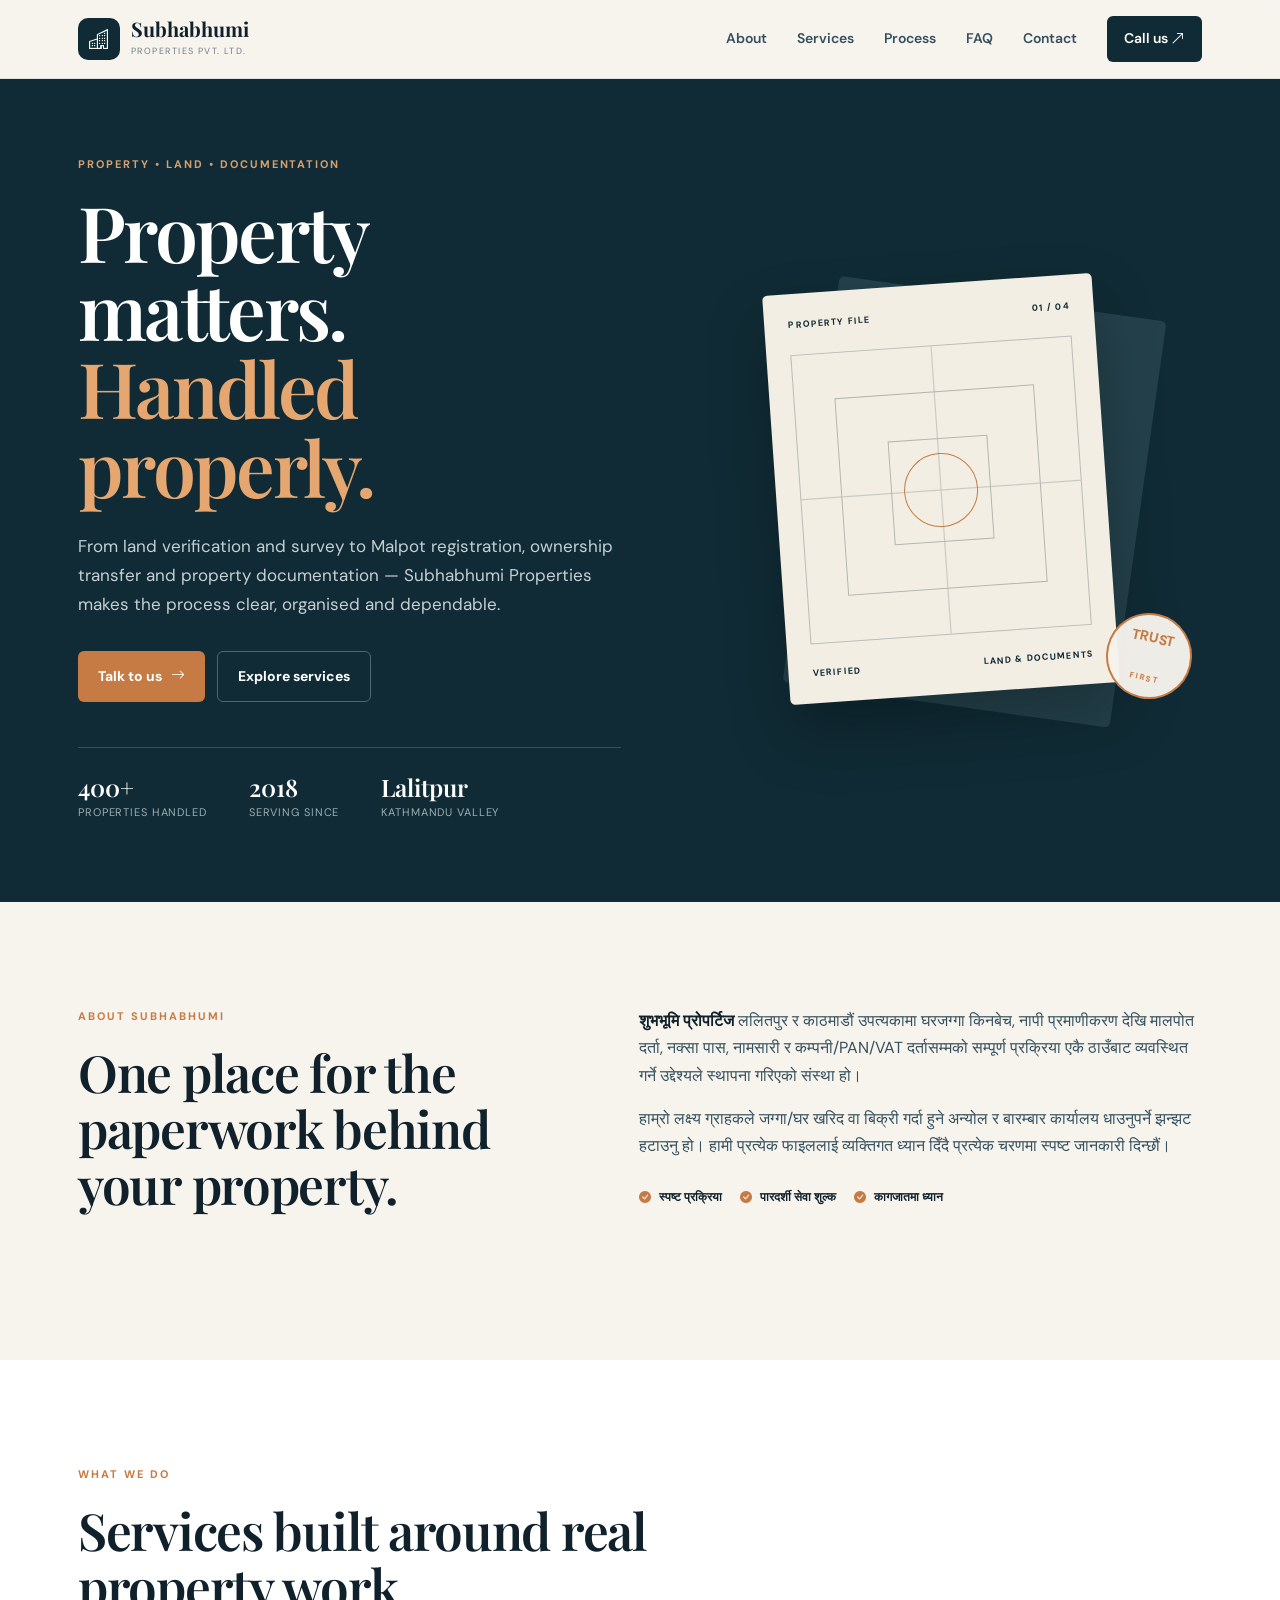
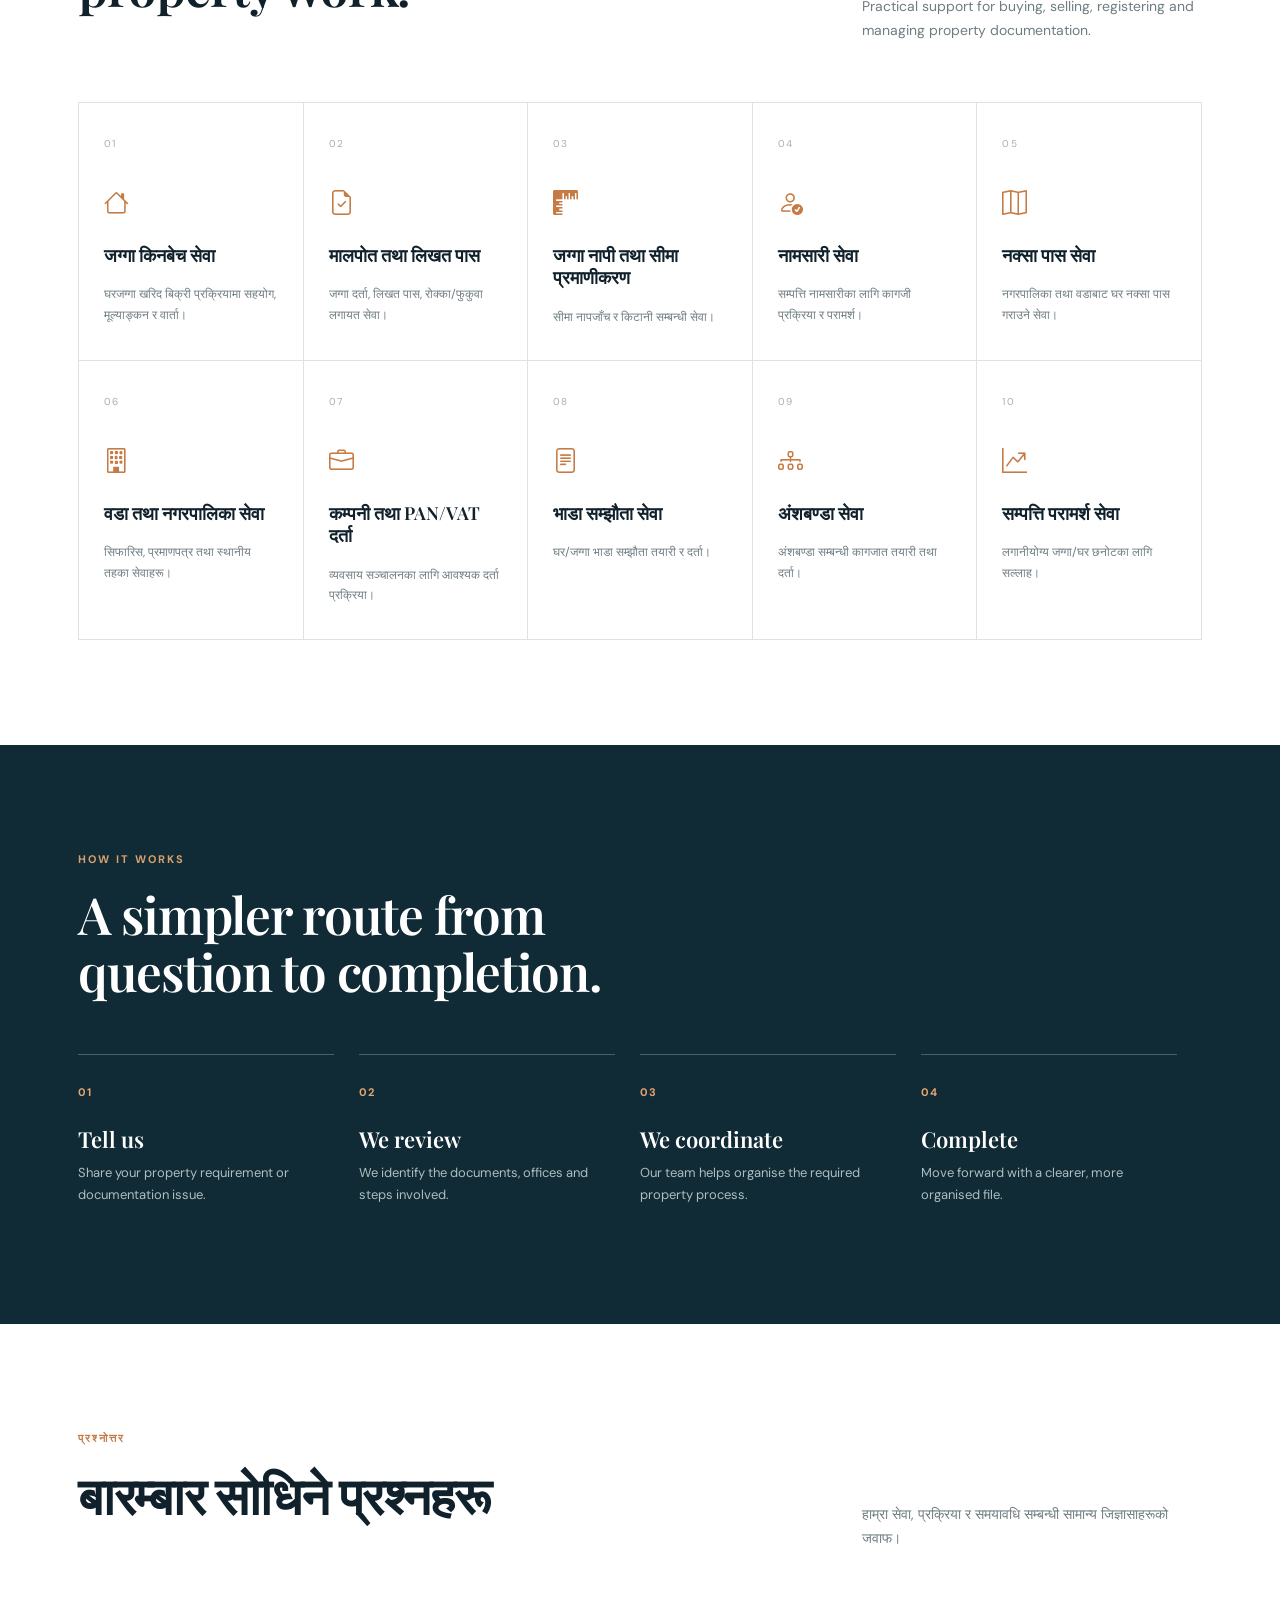
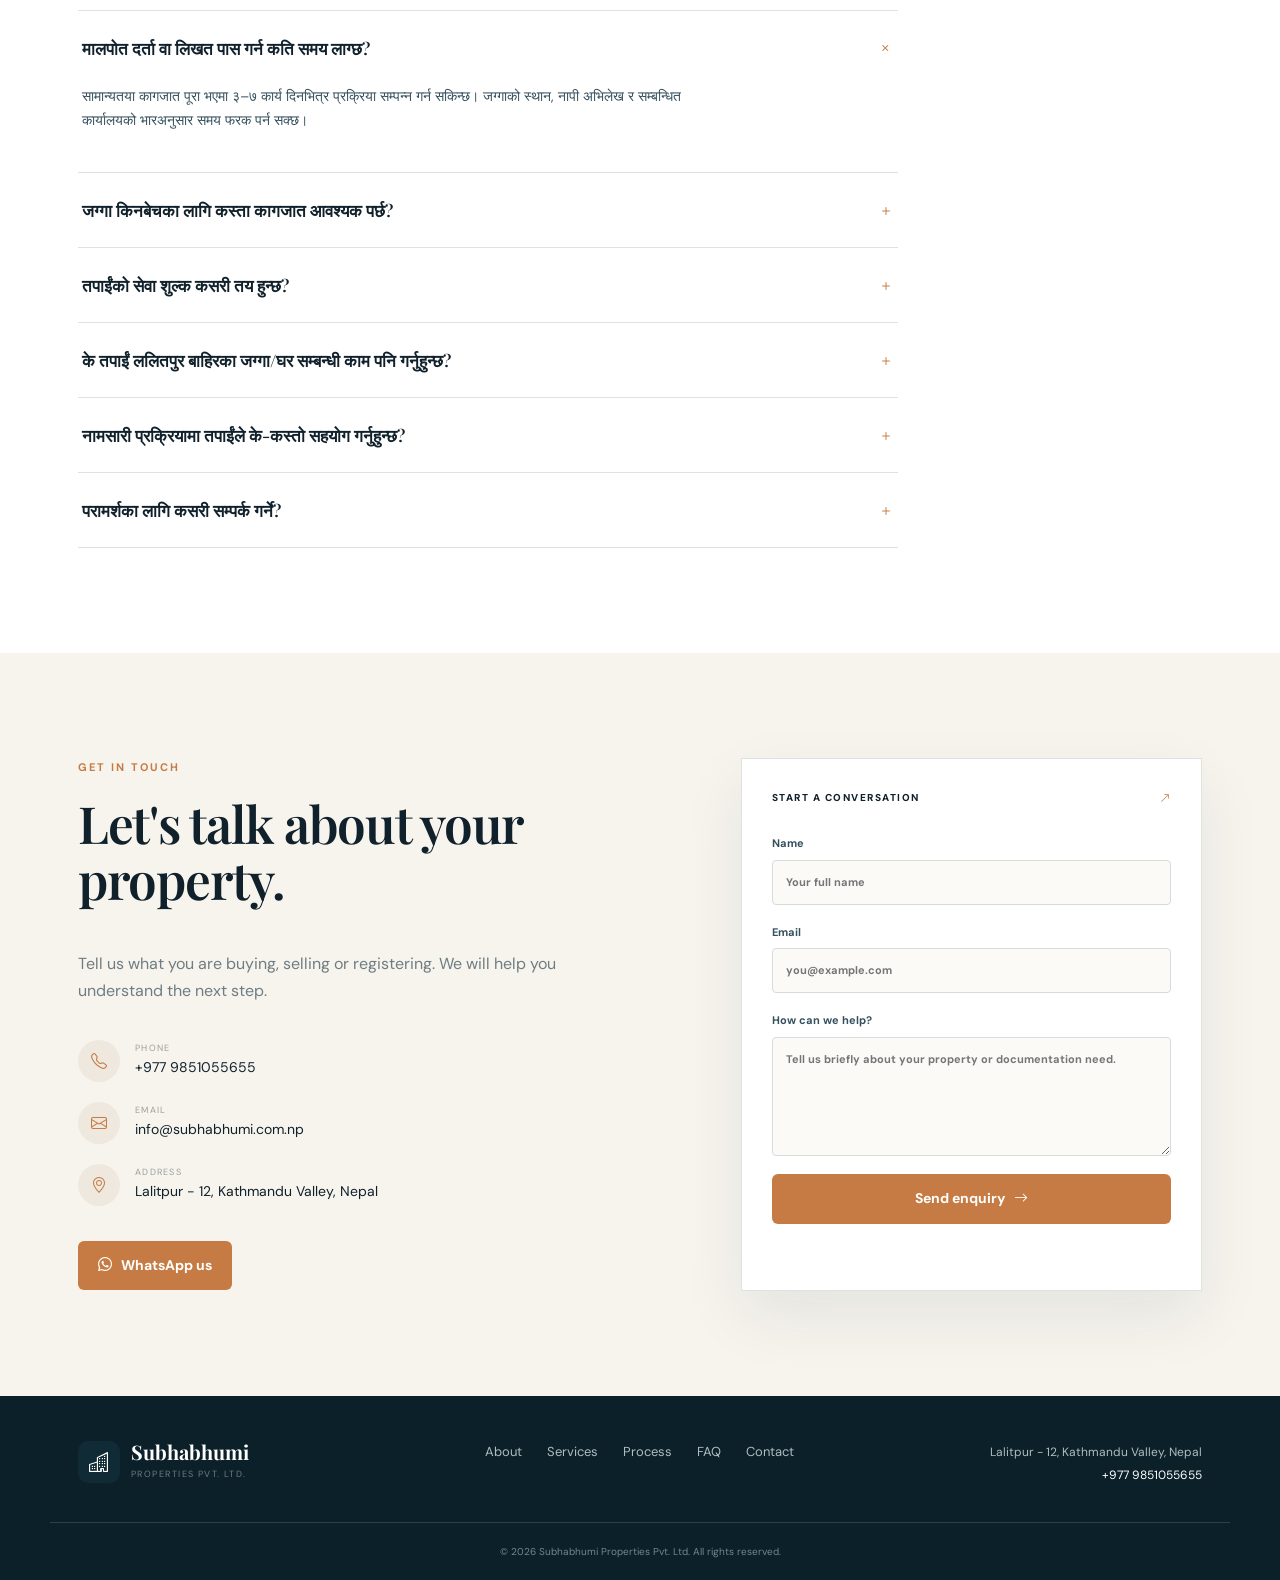
<file: index.html>
<!doctype html>
<html lang="en">
<head>
  <meta charset="utf-8">
  <meta name="viewport" content="width=device-width,initial-scale=1">
  <title>Subhabhumi Properties Pvt. Ltd. | Property & Land Services</title>
  <meta name="description" content="Subhabhumi Properties Pvt. Ltd. — property buying, selling and land documentation services in Lalitpur, Nepal.">
  <link rel="preconnect" href="https://fonts.googleapis.com">
  <link rel="preconnect" href="https://fonts.gstatic.com" crossorigin>
  <link href="https://fonts.googleapis.com/css2?family=DM+Sans:wght@400;500;600;700&family=Playfair+Display:wght@500;600;700&display=swap" rel="stylesheet">
  <link rel="stylesheet" href="https://cdn.jsdelivr.net/npm/bootstrap-icons@1.11.3/font/bootstrap-icons.min.css">
  <link rel="stylesheet" href="style.css">
</head>
<body>
<header class="header">
  <div class="container header-inner">
    <a class="logo" href="#home" aria-label="Subhabhumi Properties home">
      <span class="logo-box"><i class="bi bi-buildings"></i></span>
      <span><b>Subhabhumi</b><small>PROPERTIES PVT. LTD.</small></span>
    </a>
    <button class="menu" id="navToggle" aria-label="Open menu" aria-expanded="false"><i class="bi bi-list"></i></button>
    <nav id="mainNav">
      <a href="#about">About</a><a href="#services">Services</a><a href="#process">Process</a><a href="#faq">FAQ</a><a href="#contact">Contact</a>
      <a class="nav-btn" href="tel:+9779851055655">Call us <i class="bi bi-arrow-up-right"></i></a>
    </nav>
  </div>
</header>

<main id="home">
<section class="hero">
  <div class="container hero-grid">
    <div class="hero-copy">
      <p class="kicker">PROPERTY • LAND • DOCUMENTATION</p>
      <h1>Property matters.<br><em>Handled properly.</em></h1>
      <p class="hero-text">From land verification and survey to Malpot registration, ownership transfer and property documentation — Subhabhumi Properties makes the process clear, organised and dependable.</p>
      <div class="hero-actions">
        <a class="btn primary" href="#contact">Talk to us <i class="bi bi-arrow-right"></i></a>
        <a class="btn secondary" href="#services">Explore services</a>
      </div>
      <div class="hero-meta">
        <div><strong>400+</strong><span>Properties handled</span></div>
        <div><strong>2018</strong><span>Serving since</span></div>
        <div><strong>Lalitpur</strong><span>Kathmandu Valley</span></div>
      </div>
    </div>
    <div class="hero-art" aria-hidden="true">
      <div class="art-card back"></div>
      <div class="art-card main">
        <div class="art-top"><span>PROPERTY FILE</span><span>01 / 04</span></div>
        <div class="blueprint">
          <div></div><div></div><div></div><div></div><div class="circle"></div>
        </div>
        <div class="art-bottom"><b>VERIFIED</b><span>LAND &amp; DOCUMENTS</span></div>
      </div>
      <div class="stamp">TRUST<br><small>FIRST</small></div>
    </div>
  </div>
</section>

<section class="intro" id="about">
  <div class="container two-col">
    <div>
      <p class="kicker dark">ABOUT SUBHABHUMI</p>
      <h2>One place for the paperwork behind your property.</h2>
    </div>
    <div class="intro-copy">
      <p><strong>शुभभूमि प्रोपर्टिज</strong> ललितपुर र काठमाडौं उपत्यकामा घरजग्गा किनबेच, नापी प्रमाणीकरण देखि मालपोत दर्ता, नक्सा पास, नामसारी र कम्पनी/PAN/VAT दर्तासम्मको सम्पूर्ण प्रक्रिया एकै ठाउँबाट व्यवस्थित गर्ने उद्देश्यले स्थापना गरिएको संस्था हो।</p>
      <p>हाम्रो लक्ष्य ग्राहकले जग्गा/घर खरिद वा बिक्री गर्दा हुने अन्योल र बारम्बार कार्यालय धाउनुपर्ने झन्झट हटाउनु हो। हामी प्रत्येक फाइललाई व्यक्तिगत ध्यान दिँदै प्रत्येक चरणमा स्पष्ट जानकारी दिन्छौं।</p>
      <div class="checks">
        <span><i class="bi bi-check-circle-fill"></i> स्पष्ट प्रक्रिया</span>
        <span><i class="bi bi-check-circle-fill"></i> पारदर्शी सेवा शुल्क</span>
        <span><i class="bi bi-check-circle-fill"></i> कागजातमा ध्यान</span>
      </div>
    </div>
  </div>
</section>

<section class="services" id="services">
  <div class="container">
    <div class="section-head">
      <div><p class="kicker dark">WHAT WE DO</p><h2>Services built around real property work.</h2></div>
      <p>Practical support for buying, selling, registering and managing property documentation.</p>
    </div>
    <div class="service-grid">
      <article><span>01</span><i class="bi bi-house"></i><h3>जग्गा किनबेच सेवा</h3><p>घरजग्गा खरिद बिक्री प्रक्रियामा सहयोग, मूल्याङ्कन र वार्ता।</p></article>
      <article><span>02</span><i class="bi bi-file-earmark-check"></i><h3>मालपोत तथा लिखत पास</h3><p>जग्गा दर्ता, लिखत पास, रोक्का/फुकुवा लगायत सेवा।</p></article>
      <article><span>03</span><i class="bi bi-rulers"></i><h3>जग्गा नापी तथा सीमा प्रमाणीकरण</h3><p>सीमा नापजाँच र किटानी सम्बन्धी सेवा।</p></article>
      <article><span>04</span><i class="bi bi-person-check"></i><h3>नामसारी सेवा</h3><p>सम्पत्ति नामसारीका लागि कागजी प्रक्रिया र परामर्श।</p></article>
      <article><span>05</span><i class="bi bi-map"></i><h3>नक्सा पास सेवा</h3><p>नगरपालिका तथा वडाबाट घर नक्सा पास गराउने सेवा।</p></article>
      <article><span>06</span><i class="bi bi-building"></i><h3>वडा तथा नगरपालिका सेवा</h3><p>सिफारिस, प्रमाणपत्र तथा स्थानीय तहका सेवाहरू।</p></article>
      <article><span>07</span><i class="bi bi-briefcase"></i><h3>कम्पनी तथा PAN/VAT दर्ता</h3><p>व्यवसाय सञ्चालनका लागि आवश्यक दर्ता प्रक्रिया।</p></article>
      <article><span>08</span><i class="bi bi-file-text"></i><h3>भाडा सम्झौता सेवा</h3><p>घर/जग्गा भाडा सम्झौता तयारी र दर्ता।</p></article>
      <article><span>09</span><i class="bi bi-diagram-3"></i><h3>अंशबण्डा सेवा</h3><p>अंशबण्डा सम्बन्धी कागजात तयारी तथा दर्ता।</p></article>
      <article><span>10</span><i class="bi bi-graph-up-arrow"></i><h3>सम्पत्ति परामर्श सेवा</h3><p>लगानीयोग्य जग्गा/घर छनोटका लागि सल्लाह।</p></article>
    </div>
  </div>
</section>

<section class="process" id="process">
  <div class="container">
    <p class="kicker">HOW IT WORKS</p>
    <h2>A simpler route from question to completion.</h2>
    <div class="steps">
      <div><b>01</b><h3>Tell us</h3><p>Share your property requirement or documentation issue.</p></div>
      <div><b>02</b><h3>We review</h3><p>We identify the documents, offices and steps involved.</p></div>
      <div><b>03</b><h3>We coordinate</h3><p>Our team helps organise the required property process.</p></div>
      <div><b>04</b><h3>Complete</h3><p>Move forward with a clearer, more organised file.</p></div>
    </div>
  </div>
</section>

<section class="faq" id="faq">
  <div class="container">
    <div class="section-head">
      <div><p class="kicker dark">प्रश्नोत्तर</p><h2>बारम्बार सोधिने प्रश्नहरू</h2></div>
      <p>हाम्रा सेवा, प्रक्रिया र समयावधि सम्बन्धी सामान्य जिज्ञासाहरूको जवाफ।</p>
    </div>
    <div class="faq-list">
      <div class="faq-item open">
        <button class="faq-q" aria-expanded="true">
          <span>मालपोत दर्ता वा लिखत पास गर्न कति समय लाग्छ?</span>
          <i class="bi bi-plus"></i>
        </button>
        <div class="faq-a">
          <p>सामान्यतया कागजात पूरा भएमा ३–७ कार्य दिनभित्र प्रक्रिया सम्पन्न गर्न सकिन्छ। जग्गाको स्थान, नापी अभिलेख र सम्बन्धित कार्यालयको भारअनुसार समय फरक पर्न सक्छ।</p>
        </div>
      </div>
      <div class="faq-item">
        <button class="faq-q" aria-expanded="false">
          <span>जग्गा किनबेचका लागि कस्ता कागजात आवश्यक पर्छ?</span>
          <i class="bi bi-plus"></i>
        </button>
        <div class="faq-a">
          <p>लालपुर्जा, नागरिकता प्रमाणपत्र, नापी नक्सा, मालपोत तिरेको रसिद र सम्बन्धित वडाको सिफारिस मुख्य कागजात हुन्। तपाईंको केसअनुसार थप कागजात आवश्यक पर्न सक्छ, जुन हामी सुरुमै जाँचेर बताउँछौं।</p>
        </div>
      </div>
      <div class="faq-item">
        <button class="faq-q" aria-expanded="false">
          <span>तपाईंको सेवा शुल्क कसरी तय हुन्छ?</span>
          <i class="bi bi-plus"></i>
        </button>
        <div class="faq-a">
          <p>सेवा शुल्क कामको प्रकार, जटिलता र लाग्ने समयमा भर पर्छ। हामी सुरु परामर्शमै स्पष्ट र पारदर्शी दरखर्च जानकारी दिन्छौं — कुनै लुकाइएको शुल्क हुँदैन।</p>
        </div>
      </div>
      <div class="faq-item">
        <button class="faq-q" aria-expanded="false">
          <span>के तपाईं ललितपुर बाहिरका जग्गा/घर सम्बन्धी काम पनि गर्नुहुन्छ?</span>
          <i class="bi bi-plus"></i>
        </button>
        <div class="faq-a">
          <p>हामी मुख्यतया ललितपुर र काठमाडौं उपत्यकामा केन्द्रित छौं, तर उपत्यका बाहिरका केही केसहरूमा पनि सहयोग गर्न सक्छौं। कृपया आफ्नो जग्गाको स्थान सहित सम्पर्क गर्नुहोस्।</p>
        </div>
      </div>
      <div class="faq-item">
        <button class="faq-q" aria-expanded="false">
          <span>नामसारी प्रक्रियामा तपाईंले के-कस्तो सहयोग गर्नुहुन्छ?</span>
          <i class="bi bi-plus"></i>
        </button>
        <div class="faq-a">
          <p>हामी आवश्यक कागजात तयारीदेखि सम्बन्धित कार्यालयमा पेश गर्ने, पालना गर्ने र प्रक्रिया सम्पन्न नभएसम्म सम्पूर्ण अवस्थामा सहयोग गर्छौं, ताकि तपाईंले पटक-पटक कार्यालय धाउनु नपरोस्।</p>
        </div>
      </div>
      <div class="faq-item">
        <button class="faq-q" aria-expanded="false">
          <span>परामर्शका लागि कसरी सम्पर्क गर्ने?</span>
          <i class="bi bi-plus"></i>
        </button>
        <div class="faq-a">
          <p>तलको फारम भरेर, फोन गरेर वा WhatsApp मार्फत सम्पर्क गर्न सक्नुहुन्छ। हामी चाँडोभन्दा चाँडो जवाफ दिने प्रयास गर्छौं।</p>
        </div>
      </div>
    </div>
  </div>
</section>

<section class="contact" id="contact">
  <div class="container contact-grid">
    <div>
      <p class="kicker dark">GET IN TOUCH</p>
      <h2>Let's talk about your property.</h2>
      <p class="contact-lead">Tell us what you are buying, selling or registering. We will help you understand the next step.</p>
      <div class="contact-list">
        <a href="tel:+9779851055655"><i class="bi bi-telephone"></i><span><small>PHONE</small>+977 9851055655</span></a>
        <a href="mailto:info@subhabhumi.com.np"><i class="bi bi-envelope"></i><span><small>EMAIL</small>info@subhabhumi.com.np</span></a>
        <div><i class="bi bi-geo-alt"></i><span><small>ADDRESS</small>Lalitpur - 12, Kathmandu Valley, Nepal</span></div>
      </div>
      <a class="btn primary" href="https://wa.me/9779851055655" target="_blank" rel="noopener"><i class="bi bi-whatsapp"></i> WhatsApp us</a>
    </div>
    <div class="contact-card">
      <div class="card-top"><span>START A CONVERSATION</span><i class="bi bi-arrow-up-right"></i></div>
      <form id="contactForm">
        <label>Name<input name="name" type="text" placeholder="Your full name" required></label>
        <label>Email<input name="email" type="email" placeholder="you@example.com" required></label>
        <label>How can we help?<textarea name="message" rows="5" placeholder="Tell us briefly about your property or documentation need." required></textarea></label>
        <button class="btn primary" type="submit">Send enquiry <i class="bi bi-arrow-right"></i></button>
        <p id="formNote" class="form-note" role="status"></p>
      </form>
    </div>
  </div>
</section>
</main>

<footer>
  <div class="container footer-grid">
    <div class="logo footer-logo"><span class="logo-box"><i class="bi bi-buildings"></i></span><span><b>Subhabhumi</b><small>PROPERTIES PVT. LTD.</small></span></div>
    <div class="footer-links"><a href="#about">About</a><a href="#services">Services</a><a href="#process">Process</a><a href="#faq">FAQ</a><a href="#contact">Contact</a></div>
    <div class="footer-contact">Lalitpur - 12, Kathmandu Valley, Nepal<br><a href="tel:+9779851055655">+977 9851055655</a></div>
  </div>
  <div class="container copyright">© <span id="year"></span> Subhabhumi Properties Pvt. Ltd. All rights reserved.</div>
</footer>
<button class="top-btn" id="topBtn" aria-label="Back to top"><i class="bi bi-arrow-up"></i></button>
<script src="script.js"></script>
</body>
</html>
</file>
<file: style.css>
:root{--ink:#10212b;--ink2:#35505d;--paper:#f7f4ee;--white:#fff;--line:#dfe3df;--accent:#c57b43;--accent2:#e6a66f;--deep:#102b35;--muted:#6f7d82;--max:1180px}
*{box-sizing:border-box}html{scroll-behavior:smooth}body{margin:0;background:var(--paper);color:var(--ink);font:16px/1.7 "DM Sans",sans-serif;-webkit-font-smoothing:antialiased}a{text-decoration:none;color:inherit}button,input,textarea{font:inherit}button{cursor:pointer}h1,h2,h3,p{margin-top:0}.container{max-width:var(--max);margin:auto;padding:0 28px}.header{position:sticky;top:0;z-index:20;background:rgba(247,244,238,.92);backdrop-filter:blur(14px);border-bottom:1px solid rgba(16,43,53,.1)}.header-inner{height:78px;display:flex;align-items:center;justify-content:space-between}.logo{display:flex;align-items:center;gap:11px}.logo-box{width:42px;height:42px;border-radius:10px;background:var(--deep);color:#fff;display:grid;place-items:center;font-size:20px}.logo b{display:block;font:700 20px "Playfair Display",serif;line-height:1}.logo small{display:block;font-size:9px;letter-spacing:.16em;color:var(--muted);margin-top:5px}nav{display:flex;align-items:center;gap:30px}nav>a{font-size:14px;font-weight:600;color:var(--ink2)}nav>a:hover{color:var(--accent)}.nav-btn{padding:11px 17px;border-radius:6px;background:var(--deep);color:#fff!important}.menu{display:none;border:0;background:none;font-size:26px;color:var(--ink)}
.hero{background:var(--deep);color:#fff;min-height:680px;display:flex;align-items:center;overflow:hidden}.hero-grid{display:grid;grid-template-columns:1.02fr .98fr;gap:60px;align-items:center;padding-top:76px;padding-bottom:80px}.kicker{font-size:11px;font-weight:700;letter-spacing:.18em;margin-bottom:18px;color:#d9a06d}.kicker.dark{color:var(--accent)}h1{font:600 clamp(48px,6vw,78px)/1.02 "Playfair Display",serif;letter-spacing:-.035em;margin-bottom:27px}h1 em{color:var(--accent2);font-style:normal}.hero-text{max-width:610px;color:#c5d0d3;font-size:17px}.hero-actions{display:flex;gap:12px;margin:32px 0 45px;flex-wrap:wrap}.btn{display:inline-flex;align-items:center;justify-content:center;gap:9px;border:0;border-radius:6px;padding:13px 20px;font-weight:700;font-size:14px;transition:.2s}.btn:hover{transform:translateY(-2px)}.primary{background:var(--accent);color:#fff}.secondary{border:1px solid #52666d;color:#fff}.hero-meta{display:flex;gap:42px;border-top:1px solid #38505a;padding-top:23px}.hero-meta div{display:flex;flex-direction:column}.hero-meta strong{font:600 24px "Playfair Display",serif}.hero-meta span{font-size:11px;color:#9daeb3;text-transform:uppercase;letter-spacing:.08em}.hero-art{height:490px;position:relative;display:grid;place-items:center}.art-card{position:absolute;width:330px;height:410px;border-radius:5px}.art-card.back{background:#24414b;transform:rotate(8deg) translate(35px,8px)}.art-card.main{background:#f3eee3;color:var(--deep);padding:24px;box-shadow:0 30px 60px rgba(0,0,0,.25);transform:rotate(-4deg)}.art-top,.art-bottom{display:flex;justify-content:space-between;font-size:9px;letter-spacing:.13em;font-weight:700}.blueprint{height:290px;margin:22px 0;border:1px solid #b8bdb6;position:relative;overflow:hidden;background:linear-gradient(90deg,transparent 49.6%,#c6c8c2 50%,transparent 50.4%),linear-gradient(0deg,transparent 49.6%,#c6c8c2 50%,transparent 50.4%)}.blueprint:before,.blueprint:after{content:"";position:absolute;border:1px solid #b2b6ae}.blueprint:before{inset:45px 40px}.blueprint:after{inset:92px 90px}.blueprint .circle{position:absolute;width:74px;height:74px;border:1px solid var(--accent);border-radius:50%;left:50%;top:50%;transform:translate(-50%,-50%)}.stamp{position:absolute;right:10px;bottom:35px;width:86px;height:86px;border:2px solid var(--accent);border-radius:50%;display:grid;place-items:center;text-align:center;color:var(--accent);font-weight:800;font-size:14px;transform:rotate(13deg);background:rgba(247,244,238,.96)}.stamp small{font-size:8px;letter-spacing:.2em}
.intro{padding:105px 0}.two-col{display:grid;grid-template-columns:.9fr 1.1fr;gap:100px}.intro h2,.section-head h2,.process h2,.contact h2{font:600 clamp(35px,4vw,52px)/1.1 "Playfair Display",serif;letter-spacing:-.025em}.intro-copy{color:var(--ink2);font-size:16px}.intro-copy strong{color:var(--ink)}.checks{display:flex;gap:18px;flex-wrap:wrap;margin-top:28px}.checks span{font-size:12px;font-weight:700;color:var(--ink)}.checks i{color:var(--accent);margin-right:5px}
.services{background:#fff;padding:105px 0}.section-head{display:flex;justify-content:space-between;gap:60px;align-items:end;margin-bottom:45px}.section-head>p{max-width:340px;color:var(--muted);font-size:14px}.service-grid{display:grid;grid-template-columns:repeat(5,1fr);border-top:1px solid var(--line);border-left:1px solid var(--line)}.service-grid article{min-height:255px;padding:25px;border-right:1px solid var(--line);border-bottom:1px solid var(--line);transition:.2s;position:relative}.service-grid article:hover{background:var(--paper);transform:translateY(-3px);box-shadow:0 18px 30px rgba(16,43,53,.08)}.service-grid article>span{font-size:10px;color:#a5afb0;letter-spacing:.12em}.service-grid i{display:block;color:var(--accent);font-size:25px;margin:28px 0 18px}.service-grid h3{font:600 18px/1.25 "Playfair Display",serif}.service-grid p{font-size:12px;color:var(--muted);margin:8px 0}
.process{background:var(--deep);color:#fff;padding:105px 0}.process h2{max-width:600px;margin-bottom:55px}.steps{display:grid;grid-template-columns:repeat(4,1fr);gap:0}.steps>div{border-top:1px solid #486069;padding:22px 24px 0 0;margin-right:25px}.steps b{color:var(--accent2);font-size:11px;letter-spacing:.1em}.steps h3{font:600 22px "Playfair Display",serif;margin:20px 0 8px}.steps p{font-size:13px;color:#aebdc0}
.faq{background:#fff;padding:105px 0}.faq-list{max-width:820px;border-top:1px solid var(--line)}.faq-item{border-bottom:1px solid var(--line)}.faq-q{width:100%;display:flex;align-items:center;justify-content:space-between;gap:20px;background:none;border:0;text-align:left;padding:26px 4px;font:600 17px "Playfair Display",serif;color:var(--ink)}.faq-q i{flex:0 0 auto;font-size:16px;color:var(--accent);transition:transform .25s}.faq-item.open .faq-q i{transform:rotate(45deg)}.faq-a{max-height:0;overflow:hidden;transition:max-height .3s ease}.faq-a p{padding:0 4px 26px;color:var(--ink2);font-size:14px;max-width:640px}.faq-item.open .faq-a{max-height:240px}
.contact{padding:105px 0}.contact-grid{display:grid;grid-template-columns:1fr .82fr;gap:100px}.contact-lead{color:var(--muted);max-width:530px}.contact-list{margin:35px 0;display:grid;gap:20px}.contact-list>a,.contact-list>div{display:flex;align-items:center;gap:15px}.contact-list i{width:42px;height:42px;display:grid;place-items:center;background:#eee8de;border-radius:50%;color:var(--accent)}.contact-list small{display:block;font-size:9px;letter-spacing:.14em;color:#9a9f9d}.contact-list span{font-size:14px}.contact-card{background:#fff;border:1px solid var(--line);padding:30px;box-shadow:0 25px 60px rgba(16,43,53,.08)}.card-top{display:flex;justify-content:space-between;font-size:10px;font-weight:800;letter-spacing:.15em;margin-bottom:28px}.card-top i{color:var(--accent)}form{display:grid;gap:18px}label{font-size:11px;font-weight:700;color:var(--ink2)}input,textarea{display:block;width:100%;margin-top:7px;border:1px solid #d6dcda;background:#fbfaf7;padding:12px 13px;outline:0;border-radius:4px;color:var(--ink)}input:focus,textarea:focus{border-color:var(--accent)}.form-note{font-size:12px;color:var(--accent);min-height:18px;margin:0}
footer{background:#0b2028;color:#aebdc0;padding:45px 0 20px}.footer-grid{display:grid;grid-template-columns:1fr 1fr 1fr;gap:30px;align-items:start;padding-bottom:35px;border-bottom:1px solid #29434c}.footer-logo b{color:#fff}.footer-links{display:flex;justify-content:center;gap:25px;font-size:13px}.footer-contact{text-align:right;font-size:12px;line-height:1.9}.footer-contact a{color:#fff}.copyright{text-align:center;font-size:10px;padding-top:20px;color:#74878d}.top-btn{position:fixed;right:22px;bottom:22px;width:44px;height:44px;border:0;border-radius:50%;background:var(--accent);color:#fff;display:grid;place-items:center;opacity:0;pointer-events:none;transition:.2s}.top-btn.visible{opacity:1;pointer-events:auto}
@media(max-width:1000px){.service-grid{grid-template-columns:repeat(2,1fr)}.hero-grid,.two-col,.contact-grid{grid-template-columns:1fr;gap:55px}.hero-art{height:430px}.steps{grid-template-columns:repeat(2,1fr);gap:35px}.footer-grid{grid-template-columns:1fr;text-align:center}.footer-links,.footer-contact{justify-content:center;text-align:center}}
@media(max-width:700px){.header-inner{height:68px}.menu{display:block}nav{position:absolute;left:0;right:0;top:68px;background:var(--paper);display:grid;gap:0;padding:10px 28px 20px;border-bottom:1px solid var(--line);transform:translateY(-10px);opacity:0;visibility:hidden;transition:.2s}nav.open{transform:none;opacity:1;visibility:visible}nav>a{padding:12px 0;border-bottom:1px solid var(--line)}.nav-btn{text-align:center;margin-top:8px}.hero-grid{padding-top:55px}.hero-art{transform:scale(.82);margin:-35px 0}.hero-meta{gap:22px}.intro,.services,.process,.contact{padding:75px 0}.section-head{display:block}.section-head>p{margin-top:18px}.service-grid{grid-template-columns:1fr}.steps{grid-template-columns:1fr}.footer-links{flex-wrap:wrap}.container{padding:0 20px}h1{font-size:49px}}
</file>
